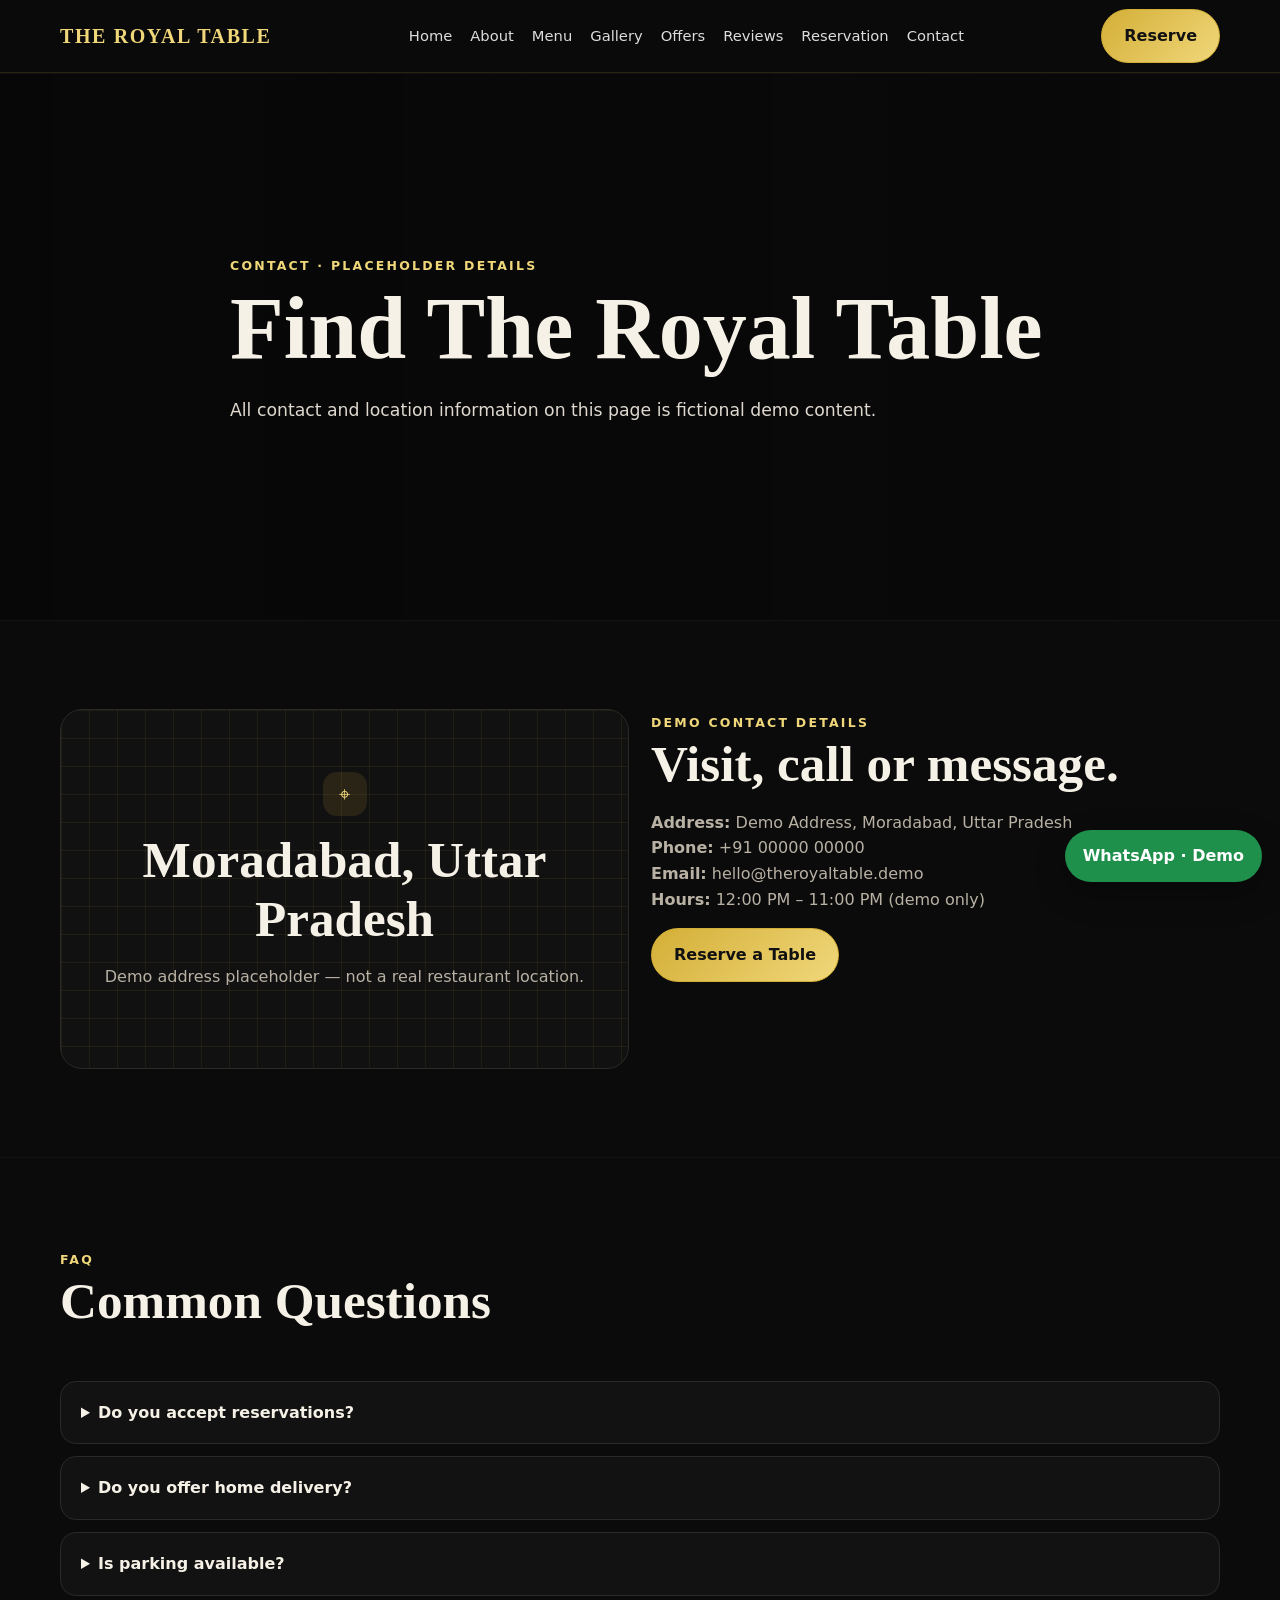
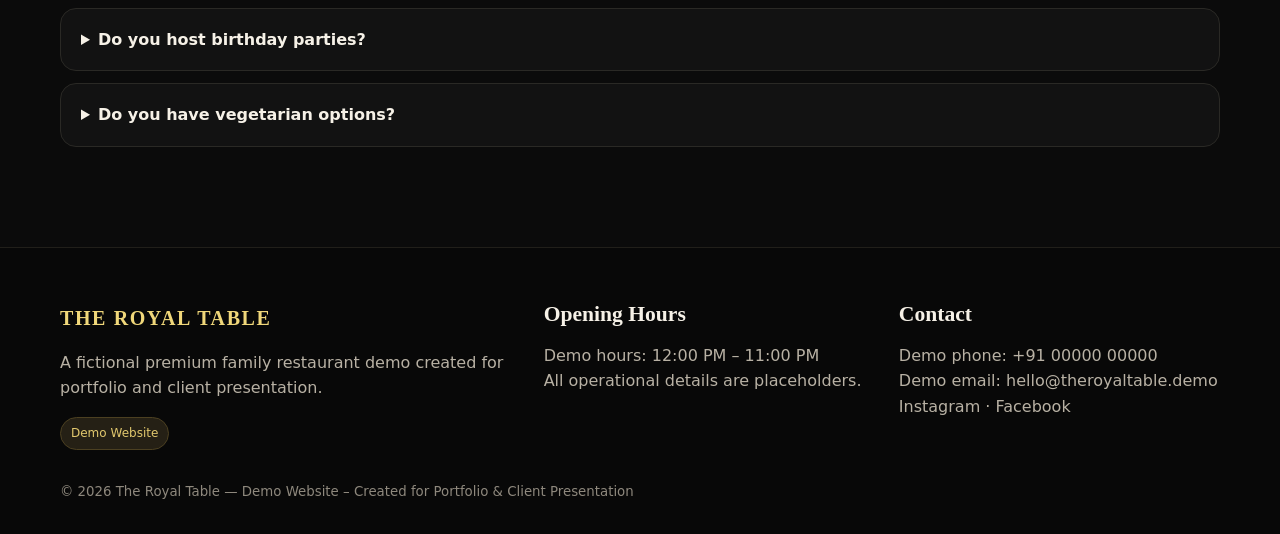
<file: contact.html>
<!doctype html>
<html lang="en">
<head>
<meta charset="utf-8"><meta name="viewport" content="width=device-width,initial-scale=1">
<meta name="description" content="The Royal Table fictional restaurant demo website.">
<title>Contact | The Royal Table</title>
<link rel="preconnect" href="https://images.unsplash.com">
<link rel="stylesheet" href="styles.css">
</head>
<body>
<header class="nav">
  <div class="container nav-inner">
    <a class="brand" href="index.html">THE ROYAL TABLE</a>
    <nav class="links">
      <a href="index.html">Home</a><a href="about.html">About</a><a href="menu.html">Menu</a>
      <a href="gallery.html">Gallery</a><a href="offers.html">Offers</a><a href="reviews.html">Reviews</a>
      <a href="reservation.html">Reservation</a><a href="contact.html">Contact</a>
    </nav>
    <a class="btn primary" href="reservation.html">Reserve</a>
  </div>
</header>

<main><section class="hero small"><div class="hero-content"><span class="eyebrow">Contact · Placeholder Details</span><h1>Find The Royal Table</h1><p class="lead">All contact and location information on this page is fictional demo content.</p></div></section>
<section><div class="container grid grid-2">
<div class="map"><div><div class="icon" style="margin:auto auto 14px">⌖</div><h2>Moradabad, Uttar Pradesh</h2><p class="muted">Demo address placeholder — not a real restaurant location.</p></div></div>
<div><span class="eyebrow">Demo contact details</span><h2>Visit, call or message.</h2><p class="muted"><strong>Address:</strong> Demo Address, Moradabad, Uttar Pradesh<br><strong>Phone:</strong> +91 00000 00000<br><strong>Email:</strong> hello@theroyaltable.demo<br><strong>Hours:</strong> 12:00 PM – 11:00 PM (demo only)</p><a class="btn primary" href="reservation.html">Reserve a Table</a></div>
</div></section>
<section><div class="container faq"><div class="section-head"><div><span class="eyebrow">FAQ</span><h2>Common Questions</h2></div></div>
<details><summary>Do you accept reservations?</summary><p class="muted">Demo answer: Yes, the concept includes table reservations. This website does not process live bookings.</p></details>
<details><summary>Do you offer home delivery?</summary><p class="muted">Demo answer: Delivery availability would be configured according to the real restaurant.</p></details>
<details><summary>Is parking available?</summary><p class="muted">Demo answer: Parking information is intentionally left as placeholder content.</p></details>
<details><summary>Do you host birthday parties?</summary><p class="muted">Demo answer: Celebration packages can be showcased and customized for a real client.</p></details>
<details><summary>Do you have vegetarian options?</summary><p class="muted">Demo answer: The sample menu includes vegetarian-friendly examples.</p></details>
</div></section></main>

<footer class="footer">
  <div class="container footer-grid">
    <div><div class="brand">THE ROYAL TABLE</div><p class="muted">A fictional premium family restaurant demo created for portfolio and client presentation.</p><span class="demo-badge">Demo Website</span></div>
    <div><h3>Opening Hours</h3><p class="muted">Demo hours: 12:00 PM – 11:00 PM<br>All operational details are placeholders.</p></div>
    <div><h3>Contact</h3><p class="muted">Demo phone: +91 00000 00000<br>Demo email: hello@theroyaltable.demo<br>Instagram · Facebook</p></div>
  </div>
  <div class="container" style="margin-top:28px"><small>© 2026 The Royal Table — Demo Website – Created for Portfolio & Client Presentation</small></div>
</footer>
<a class="wa" href="https://wa.me/910000000000" target="_blank" rel="noopener">WhatsApp · Demo</a>
<script src="script.js"></script></body></html>
</file>
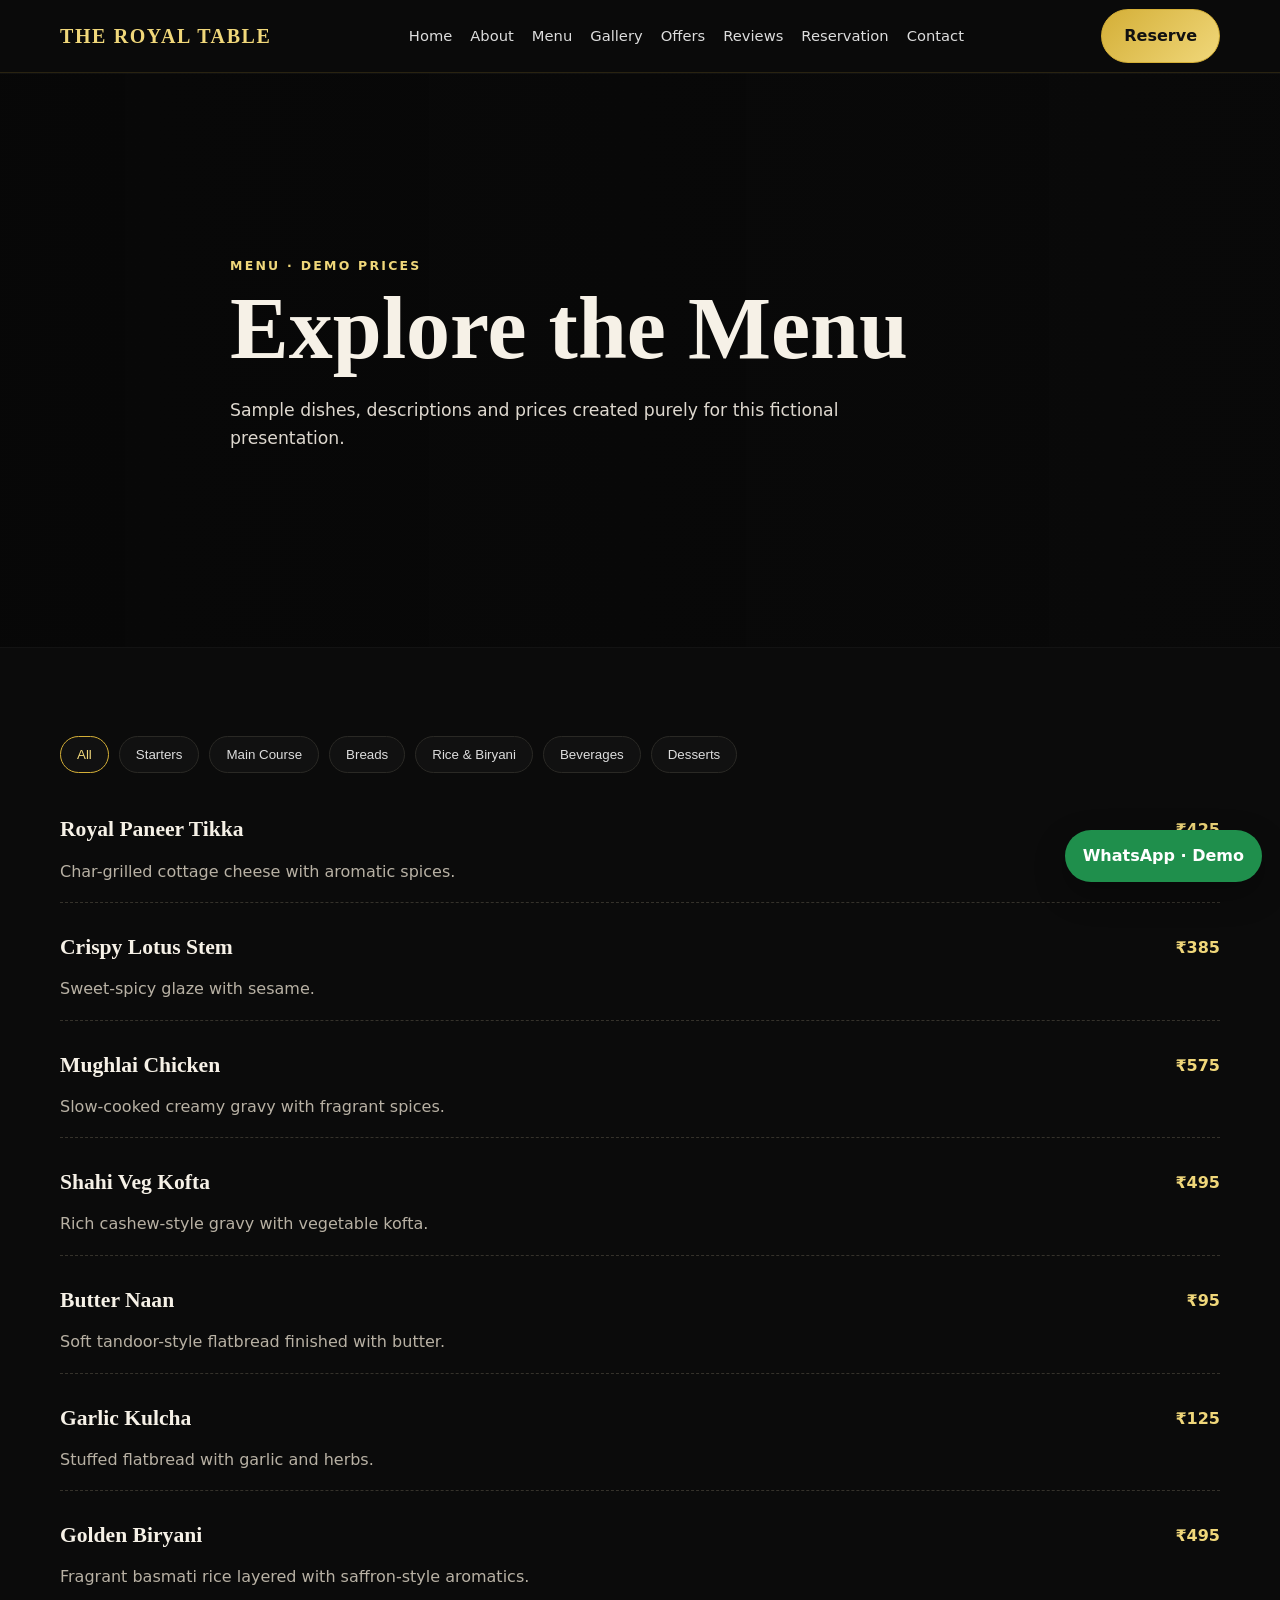
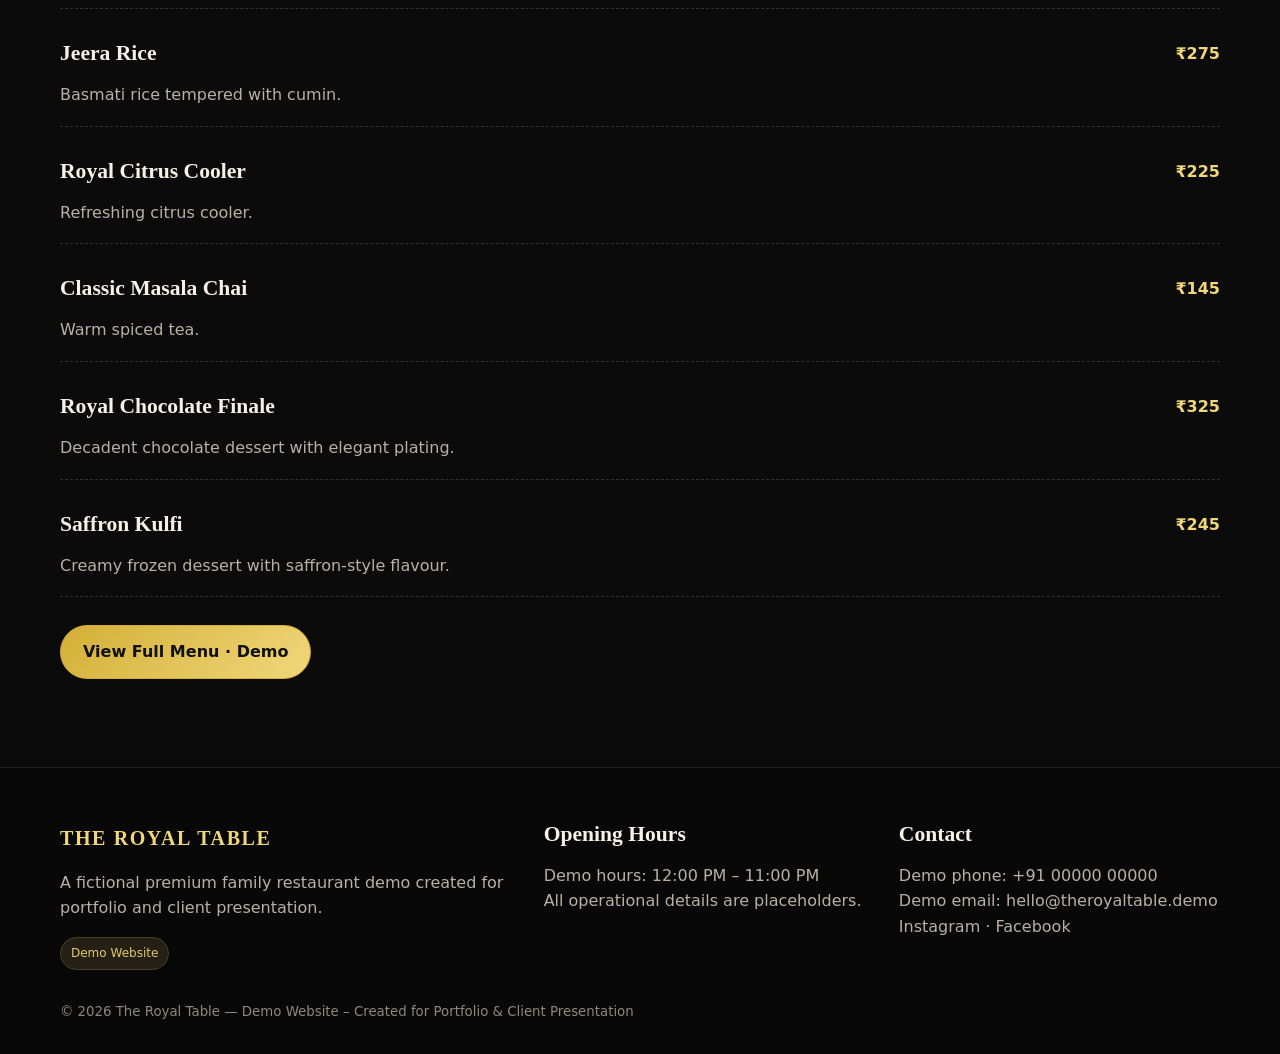
<file: menu.html>
<!doctype html>
<html lang="en">
<head>
<meta charset="utf-8"><meta name="viewport" content="width=device-width,initial-scale=1">
<meta name="description" content="The Royal Table fictional restaurant demo website.">
<title>Menu | The Royal Table</title>
<link rel="preconnect" href="https://images.unsplash.com">
<link rel="stylesheet" href="styles.css">
</head>
<body>
<header class="nav">
  <div class="container nav-inner">
    <a class="brand" href="index.html">THE ROYAL TABLE</a>
    <nav class="links">
      <a href="index.html">Home</a><a href="about.html">About</a><a href="menu.html">Menu</a>
      <a href="gallery.html">Gallery</a><a href="offers.html">Offers</a><a href="reviews.html">Reviews</a>
      <a href="reservation.html">Reservation</a><a href="contact.html">Contact</a>
    </nav>
    <a class="btn primary" href="reservation.html">Reserve</a>
  </div>
</header>

<main>
<section class="hero small" style="background-image:linear-gradient(90deg,rgba(7,7,7,.9),rgba(7,7,7,.52)),url('https://images.unsplash.com/photo-1541544741938-0af808871cc0?auto=format&fit=crop&w=1800&q=85')"><div class="hero-content"><span class="eyebrow">Menu · Demo Prices</span><h1>Explore the Menu</h1><p class="lead">Sample dishes, descriptions and prices created purely for this fictional presentation.</p></div></section>
<section><div class="container">
<div class="pills">
<button class="pill active" data-tab="all">All</button><button class="pill" data-tab="starters">Starters</button><button class="pill" data-tab="main">Main Course</button><button class="pill" data-tab="breads">Breads</button><button class="pill" data-tab="rice">Rice & Biryani</button><button class="pill" data-tab="beverages">Beverages</button><button class="pill" data-tab="desserts">Desserts</button>
</div>
<div class="menu-list">
<div class="menu-item" data-cat="starters"><div><h3>Royal Paneer Tikka</h3><span class="muted">Char-grilled cottage cheese with aromatic spices.</span></div><div class="price">₹425</div></div><div class="menu-item" data-cat="starters"><div><h3>Crispy Lotus Stem</h3><span class="muted">Sweet-spicy glaze with sesame.</span></div><div class="price">₹385</div></div><div class="menu-item" data-cat="main"><div><h3>Mughlai Chicken</h3><span class="muted">Slow-cooked creamy gravy with fragrant spices.</span></div><div class="price">₹575</div></div><div class="menu-item" data-cat="main"><div><h3>Shahi Veg Kofta</h3><span class="muted">Rich cashew-style gravy with vegetable kofta.</span></div><div class="price">₹495</div></div><div class="menu-item" data-cat="breads"><div><h3>Butter Naan</h3><span class="muted">Soft tandoor-style flatbread finished with butter.</span></div><div class="price">₹95</div></div><div class="menu-item" data-cat="breads"><div><h3>Garlic Kulcha</h3><span class="muted">Stuffed flatbread with garlic and herbs.</span></div><div class="price">₹125</div></div><div class="menu-item" data-cat="rice"><div><h3>Golden Biryani</h3><span class="muted">Fragrant basmati rice layered with saffron-style aromatics.</span></div><div class="price">₹495</div></div><div class="menu-item" data-cat="rice"><div><h3>Jeera Rice</h3><span class="muted">Basmati rice tempered with cumin.</span></div><div class="price">₹275</div></div><div class="menu-item" data-cat="beverages"><div><h3>Royal Citrus Cooler</h3><span class="muted">Refreshing citrus cooler.</span></div><div class="price">₹225</div></div><div class="menu-item" data-cat="beverages"><div><h3>Classic Masala Chai</h3><span class="muted">Warm spiced tea.</span></div><div class="price">₹145</div></div><div class="menu-item" data-cat="desserts"><div><h3>Royal Chocolate Finale</h3><span class="muted">Decadent chocolate dessert with elegant plating.</span></div><div class="price">₹325</div></div><div class="menu-item" data-cat="desserts"><div><h3>Saffron Kulfi</h3><span class="muted">Creamy frozen dessert with saffron-style flavour.</span></div><div class="price">₹245</div></div>
</div><div class="actions"><a class="btn primary" href="#">View Full Menu · Demo</a></div></div></section>
</main>

<footer class="footer">
  <div class="container footer-grid">
    <div><div class="brand">THE ROYAL TABLE</div><p class="muted">A fictional premium family restaurant demo created for portfolio and client presentation.</p><span class="demo-badge">Demo Website</span></div>
    <div><h3>Opening Hours</h3><p class="muted">Demo hours: 12:00 PM – 11:00 PM<br>All operational details are placeholders.</p></div>
    <div><h3>Contact</h3><p class="muted">Demo phone: +91 00000 00000<br>Demo email: hello@theroyaltable.demo<br>Instagram · Facebook</p></div>
  </div>
  <div class="container" style="margin-top:28px"><small>© 2026 The Royal Table — Demo Website – Created for Portfolio & Client Presentation</small></div>
</footer>
<a class="wa" href="https://wa.me/910000000000" target="_blank" rel="noopener">WhatsApp · Demo</a>
<script src="script.js"></script></body></html>
</file>
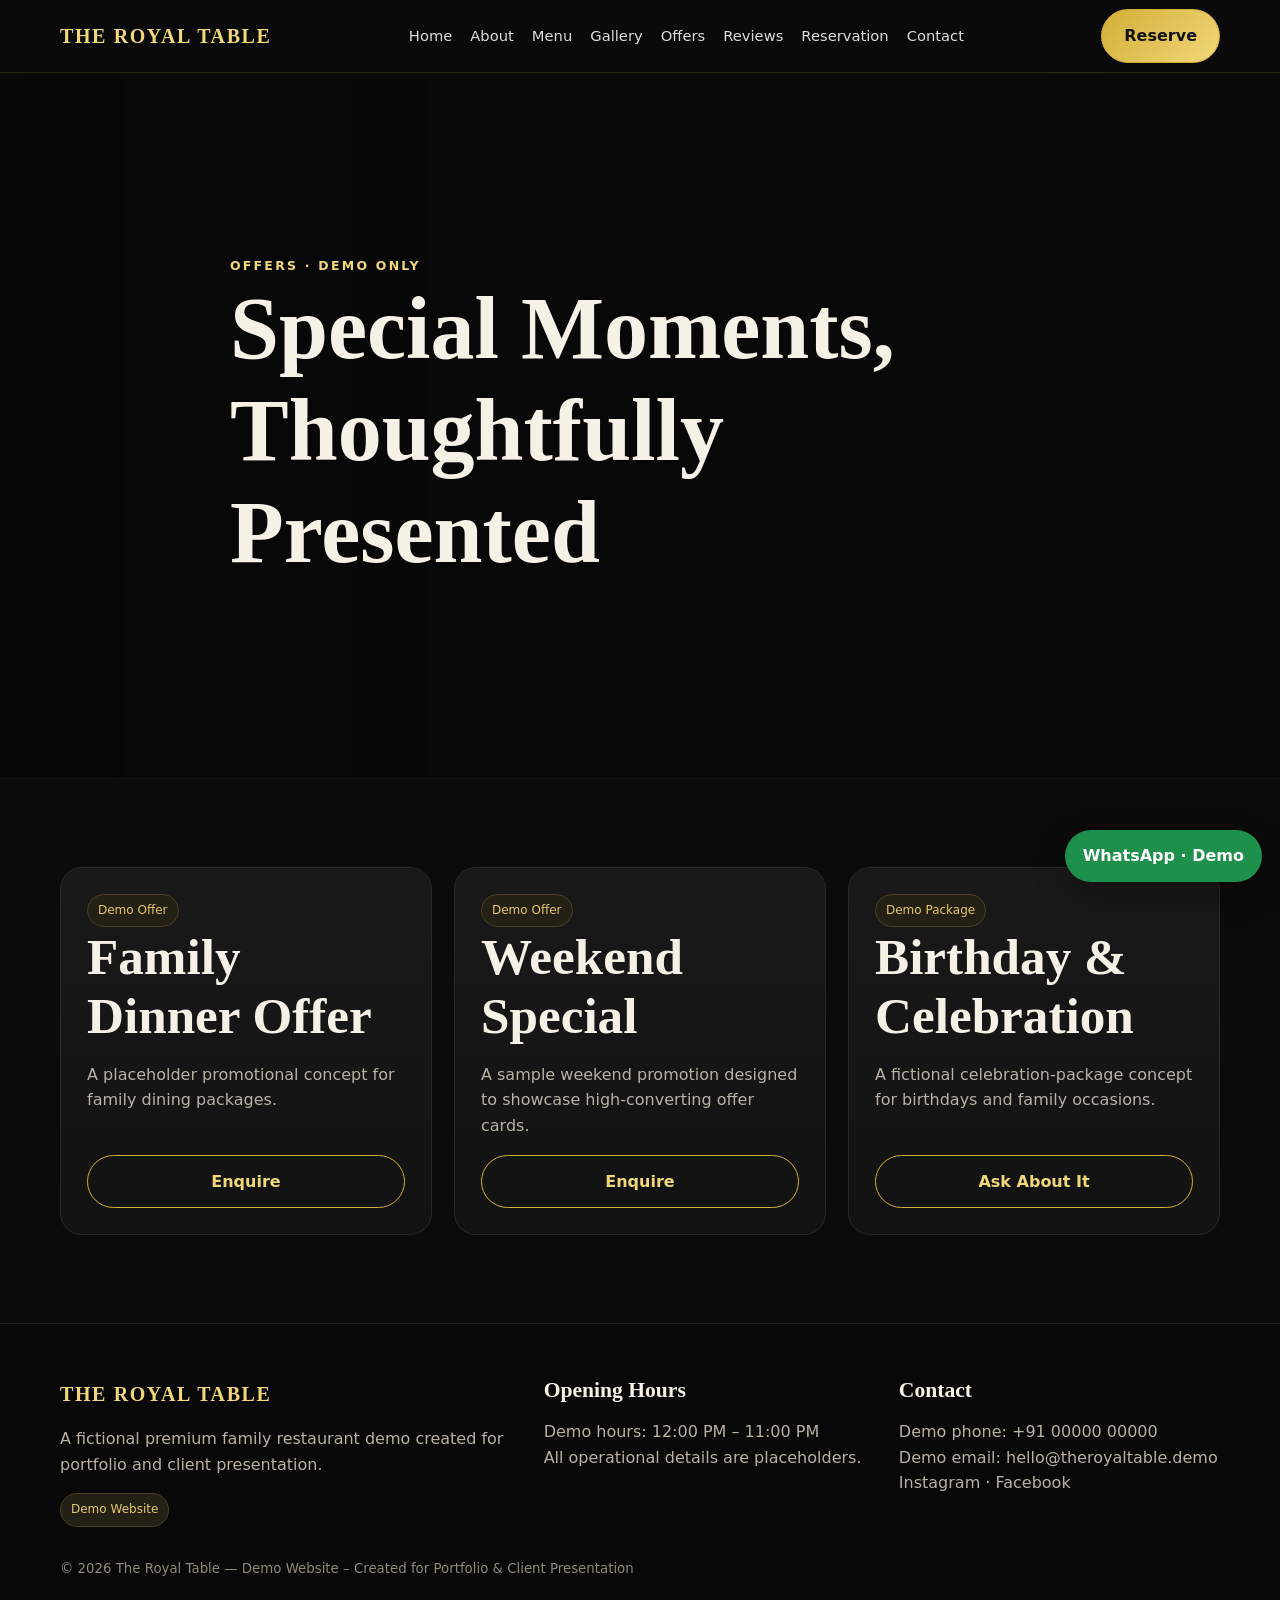
<file: offers.html>
<!doctype html>
<html lang="en">
<head>
<meta charset="utf-8"><meta name="viewport" content="width=device-width,initial-scale=1">
<meta name="description" content="The Royal Table fictional restaurant demo website.">
<title>Offers | The Royal Table</title>
<link rel="preconnect" href="https://images.unsplash.com">
<link rel="stylesheet" href="styles.css">
</head>
<body>
<header class="nav">
  <div class="container nav-inner">
    <a class="brand" href="index.html">THE ROYAL TABLE</a>
    <nav class="links">
      <a href="index.html">Home</a><a href="about.html">About</a><a href="menu.html">Menu</a>
      <a href="gallery.html">Gallery</a><a href="offers.html">Offers</a><a href="reviews.html">Reviews</a>
      <a href="reservation.html">Reservation</a><a href="contact.html">Contact</a>
    </nav>
    <a class="btn primary" href="reservation.html">Reserve</a>
  </div>
</header>

<main><section class="hero small" style="background-image:linear-gradient(90deg,rgba(7,7,7,.9),rgba(7,7,7,.52)),url('https://images.unsplash.com/photo-1529543544282-ea669407fca3?auto=format&fit=crop&w=1800&q=85')"><div class="hero-content"><span class="eyebrow">Offers · Demo Only</span><h1>Special Moments, Thoughtfully Presented</h1></div></section>
<section><div class="container grid grid-3">
<div class="card offer"><div><span class="demo-badge">Demo Offer</span><h2>Family Dinner Offer</h2><p class="muted">A placeholder promotional concept for family dining packages.</p></div><a class="btn secondary" href="reservation.html">Enquire</a></div>
<div class="card offer"><div><span class="demo-badge">Demo Offer</span><h2>Weekend Special</h2><p class="muted">A sample weekend promotion designed to showcase high-converting offer cards.</p></div><a class="btn secondary" href="reservation.html">Enquire</a></div>
<div class="card offer"><div><span class="demo-badge">Demo Package</span><h2>Birthday & Celebration</h2><p class="muted">A fictional celebration-package concept for birthdays and family occasions.</p></div><a class="btn secondary" href="contact.html">Ask About It</a></div>
</div></section></main>

<footer class="footer">
  <div class="container footer-grid">
    <div><div class="brand">THE ROYAL TABLE</div><p class="muted">A fictional premium family restaurant demo created for portfolio and client presentation.</p><span class="demo-badge">Demo Website</span></div>
    <div><h3>Opening Hours</h3><p class="muted">Demo hours: 12:00 PM – 11:00 PM<br>All operational details are placeholders.</p></div>
    <div><h3>Contact</h3><p class="muted">Demo phone: +91 00000 00000<br>Demo email: hello@theroyaltable.demo<br>Instagram · Facebook</p></div>
  </div>
  <div class="container" style="margin-top:28px"><small>© 2026 The Royal Table — Demo Website – Created for Portfolio & Client Presentation</small></div>
</footer>
<a class="wa" href="https://wa.me/910000000000" target="_blank" rel="noopener">WhatsApp · Demo</a>
<script src="script.js"></script></body></html>
</file>
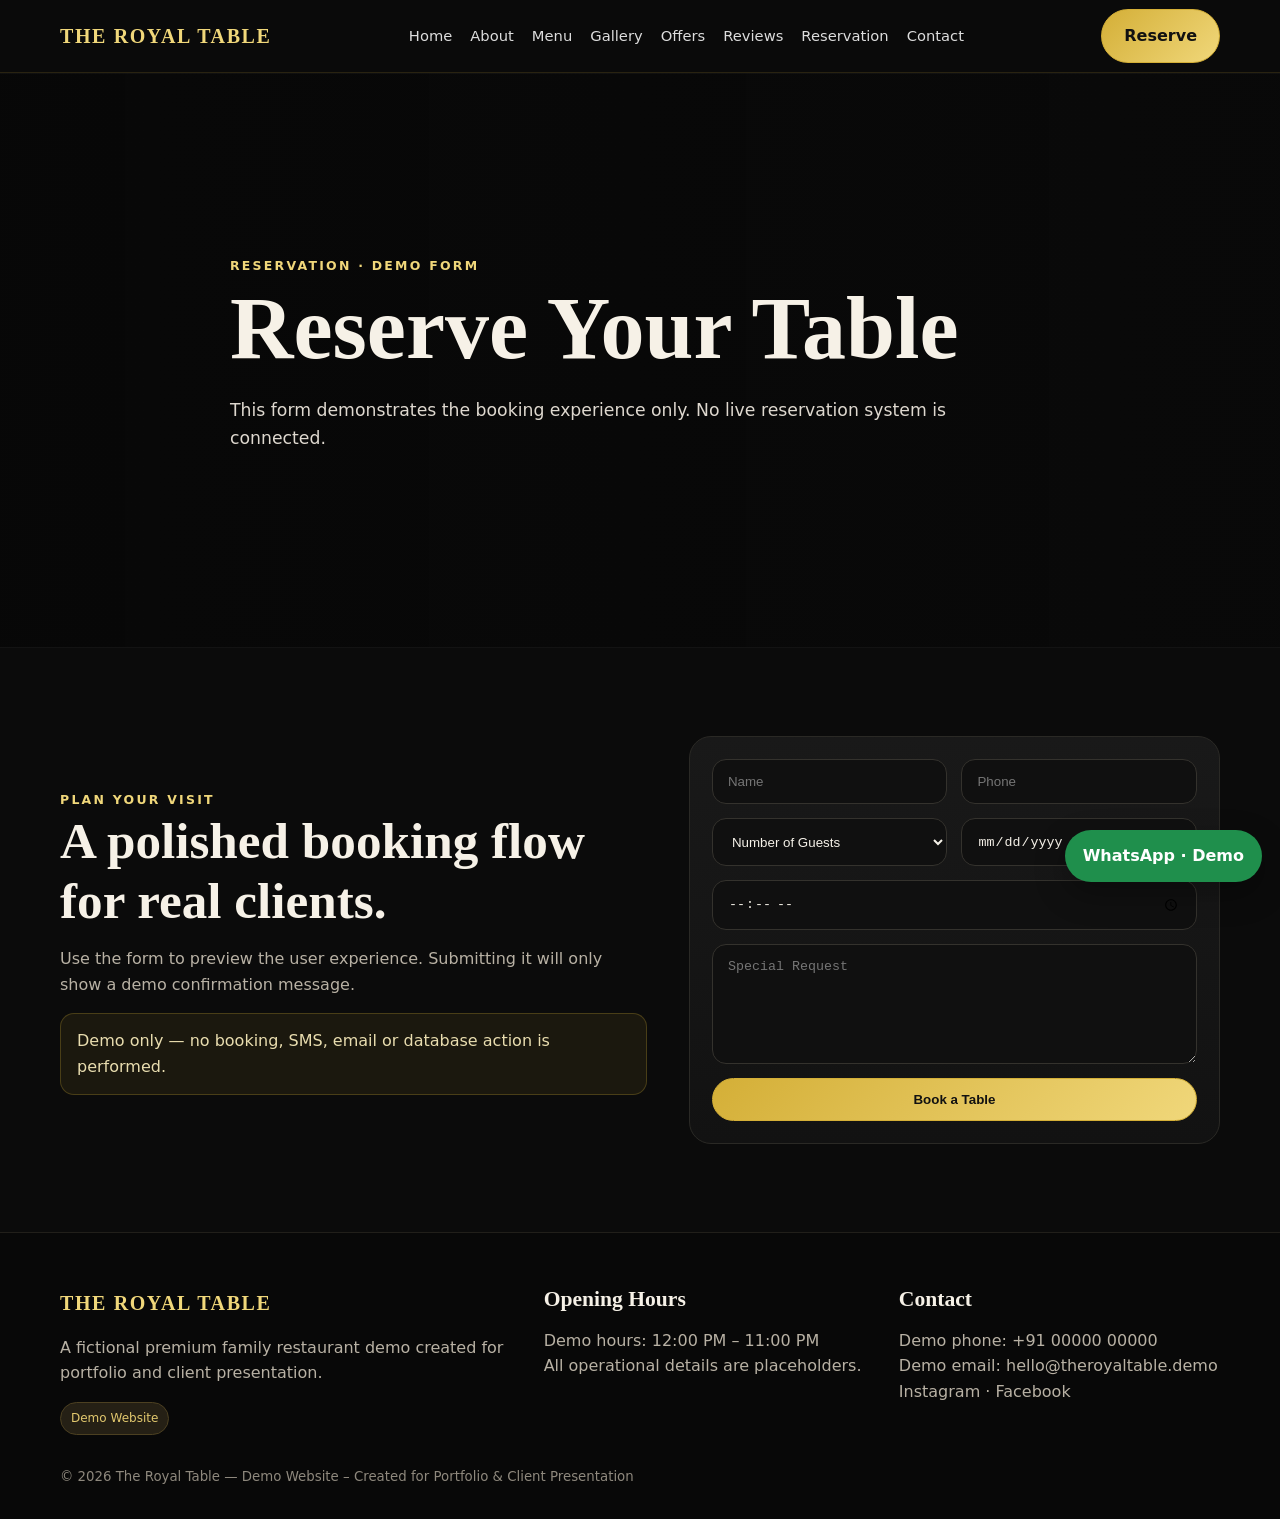
<file: reservation.html>
<!doctype html>
<html lang="en">
<head>
<meta charset="utf-8"><meta name="viewport" content="width=device-width,initial-scale=1">
<meta name="description" content="The Royal Table fictional restaurant demo website.">
<title>Reservation | The Royal Table</title>
<link rel="preconnect" href="https://images.unsplash.com">
<link rel="stylesheet" href="styles.css">
</head>
<body>
<header class="nav">
  <div class="container nav-inner">
    <a class="brand" href="index.html">THE ROYAL TABLE</a>
    <nav class="links">
      <a href="index.html">Home</a><a href="about.html">About</a><a href="menu.html">Menu</a>
      <a href="gallery.html">Gallery</a><a href="offers.html">Offers</a><a href="reviews.html">Reviews</a>
      <a href="reservation.html">Reservation</a><a href="contact.html">Contact</a>
    </nav>
    <a class="btn primary" href="reservation.html">Reserve</a>
  </div>
</header>

<main><section class="hero small" style="background-image:linear-gradient(90deg,rgba(7,7,7,.9),rgba(7,7,7,.52)),url('https://images.unsplash.com/photo-1514933651103-005eec06c04b?auto=format&fit=crop&w=1800&q=85')"><div class="hero-content"><span class="eyebrow">Reservation · Demo Form</span><h1>Reserve Your Table</h1><p class="lead">This form demonstrates the booking experience only. No live reservation system is connected.</p></div></section>
<section><div class="container split">
<div><span class="eyebrow">Plan your visit</span><h2>A polished booking flow for real clients.</h2><p class="muted">Use the form to preview the user experience. Submitting it will only show a demo confirmation message.</p><div class="notice">Demo only — no booking, SMS, email or database action is performed.</div></div>
<form class="form card card-body" id="bookingForm">
<div class="form-grid"><input required placeholder="Name"><input required placeholder="Phone"></div>
<div class="form-grid"><select required><option value="">Number of Guests</option><option>2</option><option>4</option><option>6</option><option>8+</option></select><input required type="date"></div>
<input required type="time"><textarea placeholder="Special Request"></textarea><button class="btn primary" type="submit">Book a Table</button><div id="formMessage" class="notice" hidden></div>
</form>
</div></section></main>

<footer class="footer">
  <div class="container footer-grid">
    <div><div class="brand">THE ROYAL TABLE</div><p class="muted">A fictional premium family restaurant demo created for portfolio and client presentation.</p><span class="demo-badge">Demo Website</span></div>
    <div><h3>Opening Hours</h3><p class="muted">Demo hours: 12:00 PM – 11:00 PM<br>All operational details are placeholders.</p></div>
    <div><h3>Contact</h3><p class="muted">Demo phone: +91 00000 00000<br>Demo email: hello@theroyaltable.demo<br>Instagram · Facebook</p></div>
  </div>
  <div class="container" style="margin-top:28px"><small>© 2026 The Royal Table — Demo Website – Created for Portfolio & Client Presentation</small></div>
</footer>
<a class="wa" href="https://wa.me/910000000000" target="_blank" rel="noopener">WhatsApp · Demo</a>
<script src="script.js"></script></body></html>
</file>
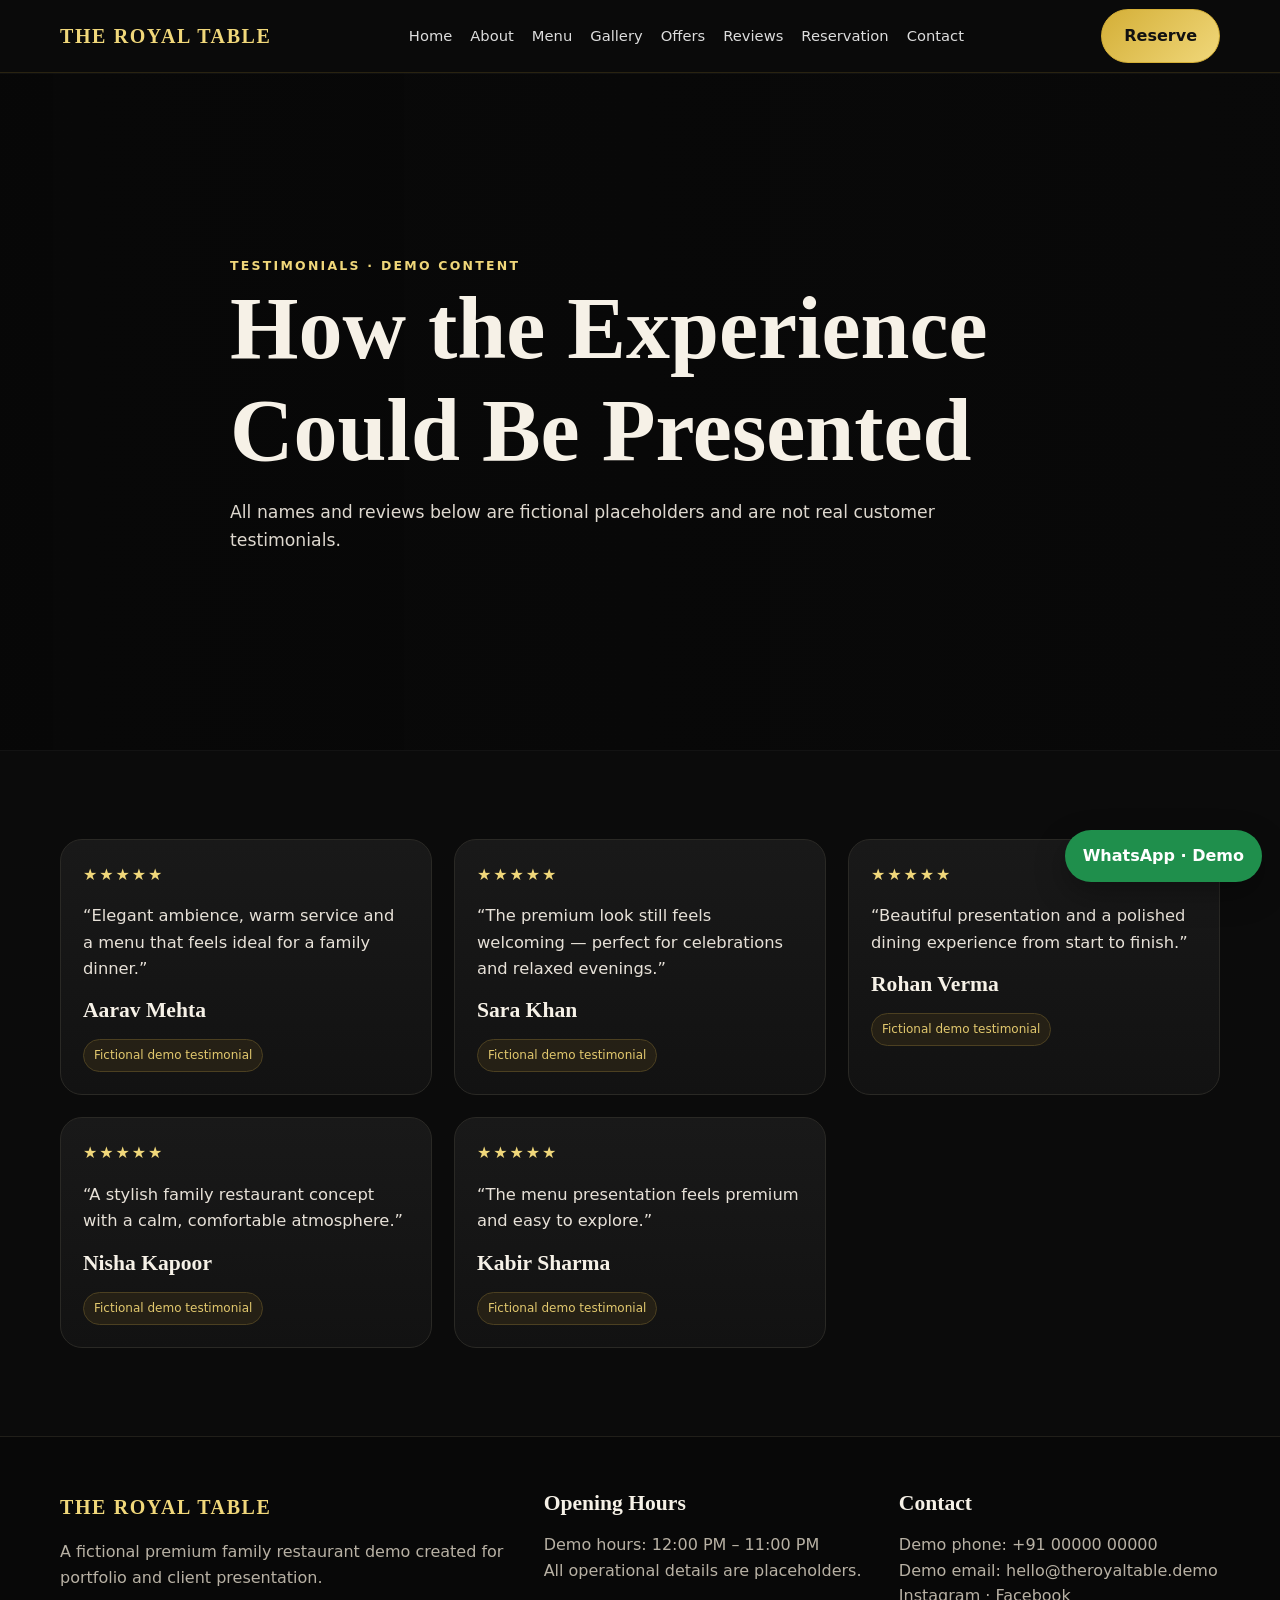
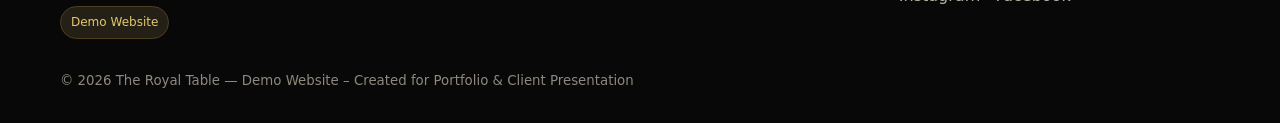
<file: reviews.html>
<!doctype html>
<html lang="en">
<head>
<meta charset="utf-8"><meta name="viewport" content="width=device-width,initial-scale=1">
<meta name="description" content="The Royal Table fictional restaurant demo website.">
<title>Reviews | The Royal Table</title>
<link rel="preconnect" href="https://images.unsplash.com">
<link rel="stylesheet" href="styles.css">
</head>
<body>
<header class="nav">
  <div class="container nav-inner">
    <a class="brand" href="index.html">THE ROYAL TABLE</a>
    <nav class="links">
      <a href="index.html">Home</a><a href="about.html">About</a><a href="menu.html">Menu</a>
      <a href="gallery.html">Gallery</a><a href="offers.html">Offers</a><a href="reviews.html">Reviews</a>
      <a href="reservation.html">Reservation</a><a href="contact.html">Contact</a>
    </nav>
    <a class="btn primary" href="reservation.html">Reserve</a>
  </div>
</header>

<main><section class="hero small"><div class="hero-content"><span class="eyebrow">Testimonials · Demo Content</span><h1>How the Experience Could Be Presented</h1><p class="lead">All names and reviews below are fictional placeholders and are not real customer testimonials.</p></div></section>
<section><div class="container grid grid-3">
<article class="card card-body"><div class="stars">★★★★★</div><p class="quote">“Elegant ambience, warm service and a menu that feels ideal for a family dinner.”</p><h3>Aarav Mehta</h3><span class="demo-badge">Fictional demo testimonial</span></article><article class="card card-body"><div class="stars">★★★★★</div><p class="quote">“The premium look still feels welcoming — perfect for celebrations and relaxed evenings.”</p><h3>Sara Khan</h3><span class="demo-badge">Fictional demo testimonial</span></article><article class="card card-body"><div class="stars">★★★★★</div><p class="quote">“Beautiful presentation and a polished dining experience from start to finish.”</p><h3>Rohan Verma</h3><span class="demo-badge">Fictional demo testimonial</span></article><article class="card card-body"><div class="stars">★★★★★</div><p class="quote">“A stylish family restaurant concept with a calm, comfortable atmosphere.”</p><h3>Nisha Kapoor</h3><span class="demo-badge">Fictional demo testimonial</span></article><article class="card card-body"><div class="stars">★★★★★</div><p class="quote">“The menu presentation feels premium and easy to explore.”</p><h3>Kabir Sharma</h3><span class="demo-badge">Fictional demo testimonial</span></article>
</div></section></main>

<footer class="footer">
  <div class="container footer-grid">
    <div><div class="brand">THE ROYAL TABLE</div><p class="muted">A fictional premium family restaurant demo created for portfolio and client presentation.</p><span class="demo-badge">Demo Website</span></div>
    <div><h3>Opening Hours</h3><p class="muted">Demo hours: 12:00 PM – 11:00 PM<br>All operational details are placeholders.</p></div>
    <div><h3>Contact</h3><p class="muted">Demo phone: +91 00000 00000<br>Demo email: hello@theroyaltable.demo<br>Instagram · Facebook</p></div>
  </div>
  <div class="container" style="margin-top:28px"><small>© 2026 The Royal Table — Demo Website – Created for Portfolio & Client Presentation</small></div>
</footer>
<a class="wa" href="https://wa.me/910000000000" target="_blank" rel="noopener">WhatsApp · Demo</a>
<script src="script.js"></script></body></html>
</file>
<file: styles.css>
:root{
  --bg:#0b0b0b; --bg2:#131313; --card:#171717; --gold:#d4af37; --gold2:#f0d77a;
  --text:#f6f1e7; --muted:#b8b1a4; --line:#2a2925; --cream:#fff7e6;
}
*{box-sizing:border-box}
html{scroll-behavior:smooth}
body{margin:0;font-family:Inter,system-ui,-apple-system,Segoe UI,Roboto,sans-serif;background:var(--bg);color:var(--text);line-height:1.6}
img{max-width:100%;display:block}
a{color:inherit;text-decoration:none}
.container{width:min(1160px,92%);margin:auto}
.nav{position:sticky;top:0;z-index:50;background:rgba(11,11,11,.88);backdrop-filter:blur(14px);border-bottom:1px solid rgba(212,175,55,.15)}
.nav-inner{display:flex;align-items:center;justify-content:space-between;min-height:72px;gap:20px}
.brand{font-family:Georgia,serif;font-size:1.25rem;letter-spacing:.08em;color:var(--gold2);font-weight:700}
.links{display:flex;flex-wrap:wrap;gap:18px;font-size:.92rem;color:#ddd}
.links a:hover{color:var(--gold2)}
.btn{display:inline-flex;align-items:center;justify-content:center;padding:13px 22px;border-radius:999px;border:1px solid var(--gold);font-weight:700;transition:.25s ease}
.btn.primary{background:linear-gradient(135deg,var(--gold),var(--gold2));color:#111}
.btn.secondary{background:transparent;color:var(--gold2)}
.btn:hover{transform:translateY(-2px);box-shadow:0 10px 26px rgba(212,175,55,.18)}
.hero{min-height:78vh;display:grid;place-items:center;position:relative;overflow:hidden;background:
linear-gradient(90deg,rgba(7,7,7,.88),rgba(7,7,7,.55)),
url('https://images.unsplash.com/photo-1517248135467-4c7edcad34c4?auto=format&fit=crop&w=1800&q=85') center/cover}
.hero.small{min-height:46vh}
.hero-content{width:min(820px,92%);padding:90px 0;animation:fadeUp .8s ease both}
.eyebrow{color:var(--gold2);text-transform:uppercase;letter-spacing:.18em;font-size:.78rem;font-weight:800}
h1,h2,h3{font-family:Georgia,serif;line-height:1.16;margin:0 0 16px}
h1{font-size:clamp(2.6rem,7vw,5.5rem)}
h2{font-size:clamp(2rem,4vw,3.2rem)}
h3{font-size:1.35rem}
.lead{font-size:1.08rem;color:#ded8cf;max-width:720px}
.actions{display:flex;flex-wrap:wrap;gap:12px;margin-top:28px}
section{padding:88px 0;border-top:1px solid rgba(255,255,255,.03)}
.section-head{display:flex;justify-content:space-between;gap:24px;align-items:end;margin-bottom:34px}
.section-head p{max-width:650px;color:var(--muted);margin:0}
.grid{display:grid;gap:22px}
.grid-2{grid-template-columns:repeat(2,minmax(0,1fr))}
.grid-3{grid-template-columns:repeat(3,minmax(0,1fr))}
.card{background:linear-gradient(180deg,#191919,#121212);border:1px solid var(--line);border-radius:22px;overflow:hidden;transition:.25s ease}
.card:hover{transform:translateY(-5px);border-color:rgba(212,175,55,.45)}
.card-body{padding:22px}
.card img{width:100%;height:250px;object-fit:cover}
.price{color:var(--gold2);font-weight:800}
.muted{color:var(--muted)}
.icon-card{padding:26px}
.icon{width:44px;height:44px;border-radius:14px;display:grid;place-items:center;background:rgba(212,175,55,.12);color:var(--gold2);font-size:1.25rem;margin-bottom:14px}
.split{display:grid;grid-template-columns:1.05fr .95fr;gap:42px;align-items:center}
.split img{border-radius:24px;min-height:420px;object-fit:cover}
.pills{display:flex;flex-wrap:wrap;gap:10px;margin-bottom:26px}
.pill{padding:10px 16px;border-radius:999px;border:1px solid var(--line);background:#111;color:#ddd;cursor:pointer}
.pill.active,.pill:hover{border-color:var(--gold);color:var(--gold2)}
.menu-list{display:grid;gap:14px}
.menu-item{display:flex;justify-content:space-between;gap:20px;padding:18px 0;border-bottom:1px dashed #35322b}
.gallery{columns:3 260px;column-gap:16px}
.gallery img{width:100%;border-radius:18px;margin:0 0 16px;transition:.25s ease}
.gallery img:hover{transform:scale(1.015);filter:brightness(1.08)}
.offer{padding:26px;min-height:230px;display:flex;flex-direction:column;justify-content:space-between}
.stars{color:var(--gold2);letter-spacing:.12em}
.quote{font-size:1.02rem;color:#e7e1d8}
.form{display:grid;gap:14px}
.form-grid{display:grid;grid-template-columns:1fr 1fr;gap:14px}
input,select,textarea{width:100%;padding:14px 15px;border-radius:14px;border:1px solid #34322d;background:#101010;color:#f5f1e8;outline:none}
input:focus,select:focus,textarea:focus{border-color:var(--gold)}
textarea{min-height:120px;resize:vertical}
.notice{padding:14px 16px;border-radius:14px;background:rgba(212,175,55,.08);border:1px solid rgba(212,175,55,.25);color:#e9ddaf}
.faq details{background:#121212;border:1px solid var(--line);border-radius:16px;padding:18px 20px;margin-bottom:12px}
.faq summary{cursor:pointer;font-weight:700}
.footer{padding:54px 0 30px;background:#080808;border-top:1px solid #211f1a}
.footer-grid{display:grid;grid-template-columns:1.4fr 1fr 1fr;gap:34px}
.footer small{color:#8e887d}
.demo-badge{display:inline-block;padding:6px 10px;border-radius:999px;background:#252015;color:#e2c86e;font-size:.75rem;border:1px solid #4c4021}
.wa{position:fixed;right:18px;bottom:18px;z-index:45;background:#1f8f4c;color:white;border-radius:999px;padding:13px 18px;font-weight:800;box-shadow:0 12px 32px rgba(0,0,0,.3)}
.map{min-height:360px;border-radius:22px;border:1px solid var(--line);background:
linear-gradient(rgba(212,175,55,.08) 1px, transparent 1px),
linear-gradient(90deg,rgba(212,175,55,.08) 1px, transparent 1px),#111;
background-size:28px 28px;display:grid;place-items:center;text-align:center;padding:30px}
@keyframes fadeUp{from{opacity:0;transform:translateY(24px)}to{opacity:1;transform:none}}
@media(max-width:860px){
 .links{display:none}
 .grid-3,.grid-2,.split,.footer-grid,.form-grid{grid-template-columns:1fr}
 .hero{min-height:72vh}
 section{padding:68px 0}
 .section-head{align-items:start;flex-direction:column}
 .split img{min-height:320px}
}
</file>
